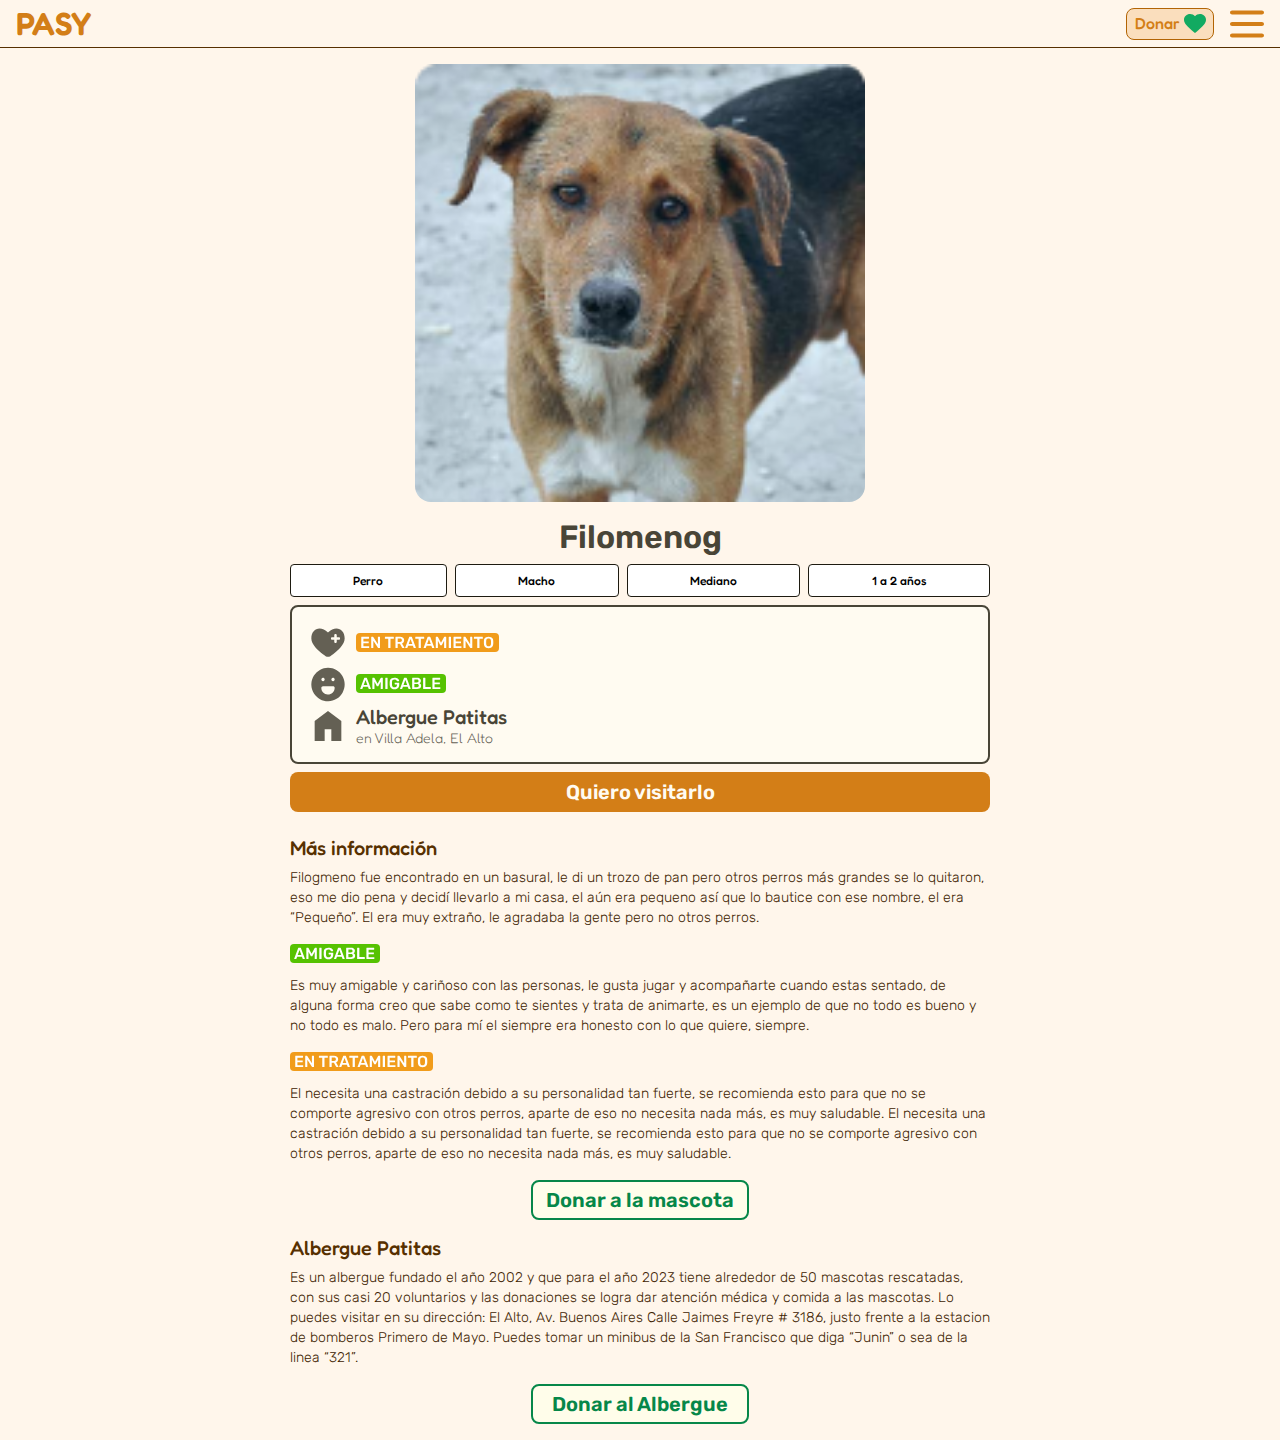
<file: pet-searcher/pet-profile.html>
<!DOCTYPE html>
<html lang="en">

<head>
    <meta charset="UTF-8">
    <meta http-equiv="X-UA-Compatible" content="IE=edge">
    <meta name="viewport" content="width=device-width, initial-scale=1.0">
    <title>Perfil de mascota</title>
    <link rel="stylesheet" href="../css/home-style.css">
    <link rel="preconnect" href="https://fonts.googleapis.com" />
    <link rel="preconnect" href="https://fonts.gstatic.com" crossorigin />
    <link href="https://fonts.googleapis.com/css2?family=Rubik:wght@400;500;600&display=swap" rel="stylesheet"
        rel="preconnect" href="https://fonts.googleapis.com" />
    <link rel="preconnect" href="https://fonts.gstatic.com" crossorigin />
    <link href="https://fonts.googleapis.com/css2?family=Fredoka:wght@300;400;500;600;700&display=swap"
        rel="stylesheet" />
    <script src="../js/pet-profile-script.js" defer></script>
</head>

<body>
    <header>
        <nav class="nav-bar">
            <span class="nav-bar__logo">PASY</span>
            <div class="nav-bar__btns">
                <button class="nav-bar__donate-btn">
                    Donar
                    <img src="../img\green-heart__nav-bar-icon.svg" alt="green heart" />
                </button>
                <img class="nav-bar__menu-icon" src="../img\burguer-menu__nav-bar-icon.svg" alt="burguer menu icon" />
            </div>
        </nav>
    </header>
    <main class="pet-profile-body">
        <section class="pet-profile">
            <article class="pet-profile__carousel">
                <img src="../img/pet-photo__pet-showcase.png" alt="carrusel de fotografias de la mascota">
                <h1>Filomenog</h1>
            </article>

            <article class="results__parameters">
                <div>
                    <span>Perro</span>
                    <span>Macho</span>
                    <span>Mediano</span>
                    <span>1 a 2 años</span>
                </div>
            </article>

            <article class="pet-profile__status-box">
                <div>
                    <img src="../img/health-status__pet-profile.svg" alt="icono de salud">
                    <span><img src="../img/en-tratamiento_health-tag__pet-profile.svg" alt="en tratamiento"></span>
                </div>

                <div>
                    <img src="../img/mood-status__pet-profile.svg" alt="icono de humor">
                    <span><img src="../img/amigable_mood-tag__pet-profile.svg" alt="amigable"></span>
                </div>

                <div>
                    <img src="../img/location-status__pet-profile.svg" alt="icono de casita">
                    <div>
                        <span>Albergue Patitas</span>
                        <span>en Villa Adela, El Alto</span>
                    </div>
                </div>
            </article>
            <div class="results__cta">
                <button>Quiero visitarlo</button>
            </div>
        </section>

        <section class="more-info-pet">
            <h2 class="more-info-pet__title">Más información</h2>
            <p>
                Filogmeno fue encontrado en un basural, le di un trozo de pan pero otros perros más grandes se lo
                quitaron,
                eso me dio pena y decidí llevarlo a mi casa, el aún era pequeno así que lo bautice con ese nombre, el
                era
                “Pequeño”. El era muy extraño, le agradaba la gente pero no otros perros.
            </p>
            <h3 class="more-info-pet__tag"><span><img src="../img/amigable_mood-tag__pet-profile.svg"
                        alt="amigable"></span>
            </h3>
            <p>
                Es muy amigable y cariñoso con las personas, le gusta jugar y acompañarte cuando estas sentado, de
                alguna
                forma creo que sabe como te sientes y trata de animarte, es un ejemplo de que no todo es bueno y no todo
                es
                malo. Pero para mí el siempre era honesto con lo que quiere, siempre.
            </p>

            <h3 class="more-info-pet__tag"><span><img src="../img/en-tratamiento_health-tag__pet-profile.svg"
                        alt="en tratamiento"></span></h3>
            <p>
                El necesita una castración debido a su personalidad tan fuerte, se recomienda esto para que no se
                comporte
                agresivo con otros perros, aparte de eso no necesita nada más, es muy saludable.

                El necesita una castración debido a su personalidad tan fuerte, se recomienda esto para que no se
                comporte
                agresivo con otros perros, aparte de eso no necesita nada más, es muy saludable.
            </p>
            <div>
                <button class="donate-cta" id="donateToPet">Donar a la mascota</button>
            </div>

        </section>

        <section class="shelter-info">
            <h2>Albergue Patitas</h2>
            <p>
                Es un albergue fundado el año 2002 y que para el año 2023 tiene alrededor de 50 mascotas rescatadas, con
                sus
                casi 20 voluntarios y las donaciones se logra dar atención médica y comida a las mascotas.

                Lo puedes visitar en su dirección: El Alto, Av. Buenos Aires Calle Jaimes Freyre # 3186, justo frente a
                la
                estacion de bomberos Primero de Mayo. Puedes tomar un minibus de la San Francisco que diga “Junin” o sea
                de
                la linea “321”.
            </p>
            <div>
                <button class="donate-cta" id="donateToShelter">Donar al Albergue</button>
            </div>
        </section>
    </main>
</body>

</html>
</file>
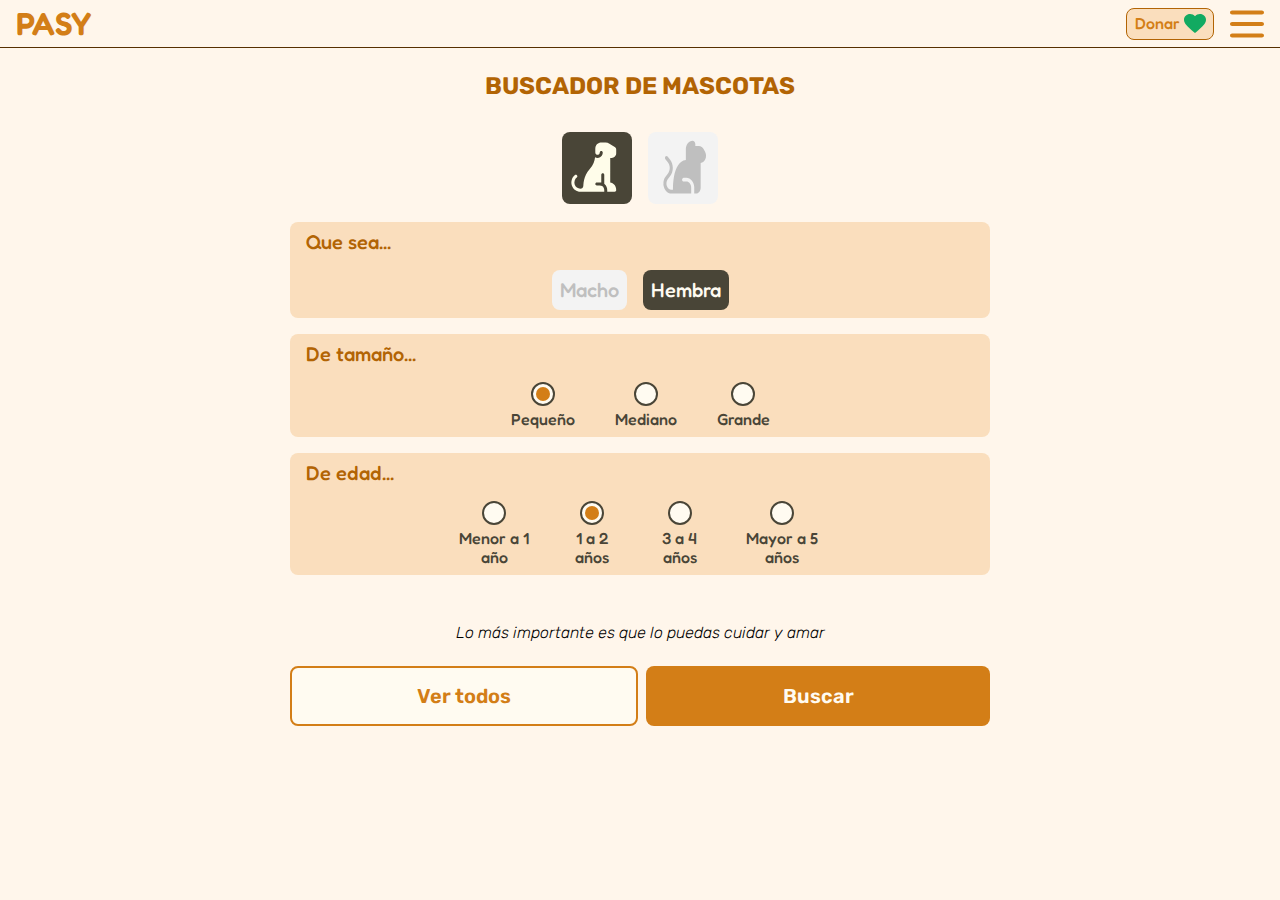
<file: pet-searcher/searcher.html>
<!DOCTYPE html>
<html lang="en">

<head>
    <meta charset="UTF-8">
    <meta http-equiv="X-UA-Compatible" content="IE=edge">
    <meta name="viewport" content="width=device-width, initial-scale=1.0">
    <title>Buscador de mascotas</title>
    <link rel="stylesheet" href="../css/home-style.css">
    <link rel="preconnect" href="https://fonts.googleapis.com" />
    <link rel="preconnect" href="https://fonts.gstatic.com" crossorigin />
    <link href="https://fonts.googleapis.com/css2?family=Rubik:wght@400;500;600&display=swap" rel="stylesheet"
        rel="preconnect" href="https://fonts.googleapis.com" />
    <link rel="preconnect" href="https://fonts.gstatic.com" crossorigin />
    <link href="https://fonts.googleapis.com/css2?family=Fredoka:wght@300;400;500;600;700&display=swap"
        rel="stylesheet" />
    <script src="../js/searcher-script.js" defer></script>
</head>

<body>
    <header>
        <nav class="nav-bar">
            <span class="nav-bar__logo">PASY</span>
            <div class="nav-bar__btns">
                <button class="nav-bar__donate-btn">
                    Donar
                    <img src="../img\green-heart__nav-bar-icon.svg" alt="green heart" />
                </button>
                <img class="nav-bar__menu-icon" src="../img\burguer-menu__nav-bar-icon.svg" alt="burguer menu icon" />
            </div>
        </nav>
    </header>

    <main class="searcher-page__body">
        <section>
            <h1 class="searcher-page__title">Buscador de mascotas</h1>

            <form class="pet-searcher" action="../pet-searcher/result-list.php" method="post">
                <div class="pet-searcher__field" id="specie-container">
                    <legend id="specie-legend">Especie de la mascota</legend>
                    <div id="specie-div">
                        <label for="dog-specie">
                            <input type="radio" id="dog-specie" name="pet-species" value="dog-specie" required checked
                                id="input-pet-searcher" />
                            <span class="dog-specie"></span>
                        </label>

                        <label for="cat-specie">
                            <input type="radio" id="cat-specie" name="pet-species" value="cat-specie"
                                id="input-pet-searcher" required />
                            <span class="cat-specie"></span>
                        </label>
                    </div>
                </div>

                <div class="pet-searcher__field pet-searcher__field--button ">
                    <legend>Que sea...</legend>
                    <div>
                        <label for="male-pet">
                            <input type="radio" value="male-pet" id="male-pet" name="pet-gender">
                            <span class="male-pet">Macho</span>
                        </label>

                        <label for="female-pet">
                            <input type="radio" value="female-pet" id="female-pet" name="pet-gender" checked>
                            <span class="female-pet">Hembra</span>
                        </label>
                    </div>
                </div>

                <div class="pet-searcher__field">
                    <legend>De tamaño...</legend>
                    <div class="check-container">
                        <div>
                            <label class="checkfield" for="small">
                                <input type="radio" id="small" name="pet-size" value="small-size" checked>
                                <span class="checkmark"></span>
                            </label>
                            <span class="check-text">Pequeño</span>
                        </div>

                        <div>
                            <label class="checkfield" for="middle">
                                <input type="radio" id="middle" name="pet-size" value="middle-size">
                                <span class="checkmark"></span>
                            </label>
                            <span class="check-text">Mediano</span>
                        </div>

                        <div>
                            <label class="checkfield" for="large">
                                <input type="radio" id="large" name="pet-size" value="large-size">
                                <span class="checkmark"></span>
                            </label>
                            <span class="check-text">Grande</span>
                        </div>
                    </div>
                </div>


                <div class="pet-searcher__field">
                    <legend>De edad...</legend>
                    <div class="check-container" id="age-field">
                        <div>
                            <label class="checkfield" for="less-1-year">
                                <input type="radio" id="less-1-year" name="pet-age" value="less-1-year">
                                <span class="checkmark"></span>
                            </label>
                            <span class="check-text">Menor a 1 año</span>
                        </div>

                        <div>
                            <label class="checkfield" for="1-2-year">
                                <input type="radio" id="1-2-year" name="pet-age" value="1-2-year" checked>
                                <span class="checkmark"></span>
                            </label>
                            <span class="check-text">1 a 2 años</span>
                        </div>

                        <div>
                            <label class="checkfield" for="3-4-year">
                                <input type="radio" id="3-4-year" name="pet-age" value="3-4-year">
                                <span class="checkmark"></span>
                            </label>
                            <span class="check-text">3 a 4 años</span>
                        </div>

                        <div>
                            <label class="checkfield" for="5-year">
                                <input type="radio" id="5-year" name="pet-age" value="5-year">
                                <span class="checkmark"></span>
                            </label>
                            <span class="check-text">Mayor a 5 años</span>
                        </div>

                    </div>
                </div>

                <p class="emo-phrase">Lo más importante es que lo puedas cuidar y amar</p>
                <div class="btn-div">
                    <button class="search-button search-button--secondary">Ver todos</button>
                    <button class="search-button" type="submit" name="submit">Buscar</button>
                </div>
            </form>
        </section>
    </main>

    </head>
</body>

</html>
</file>
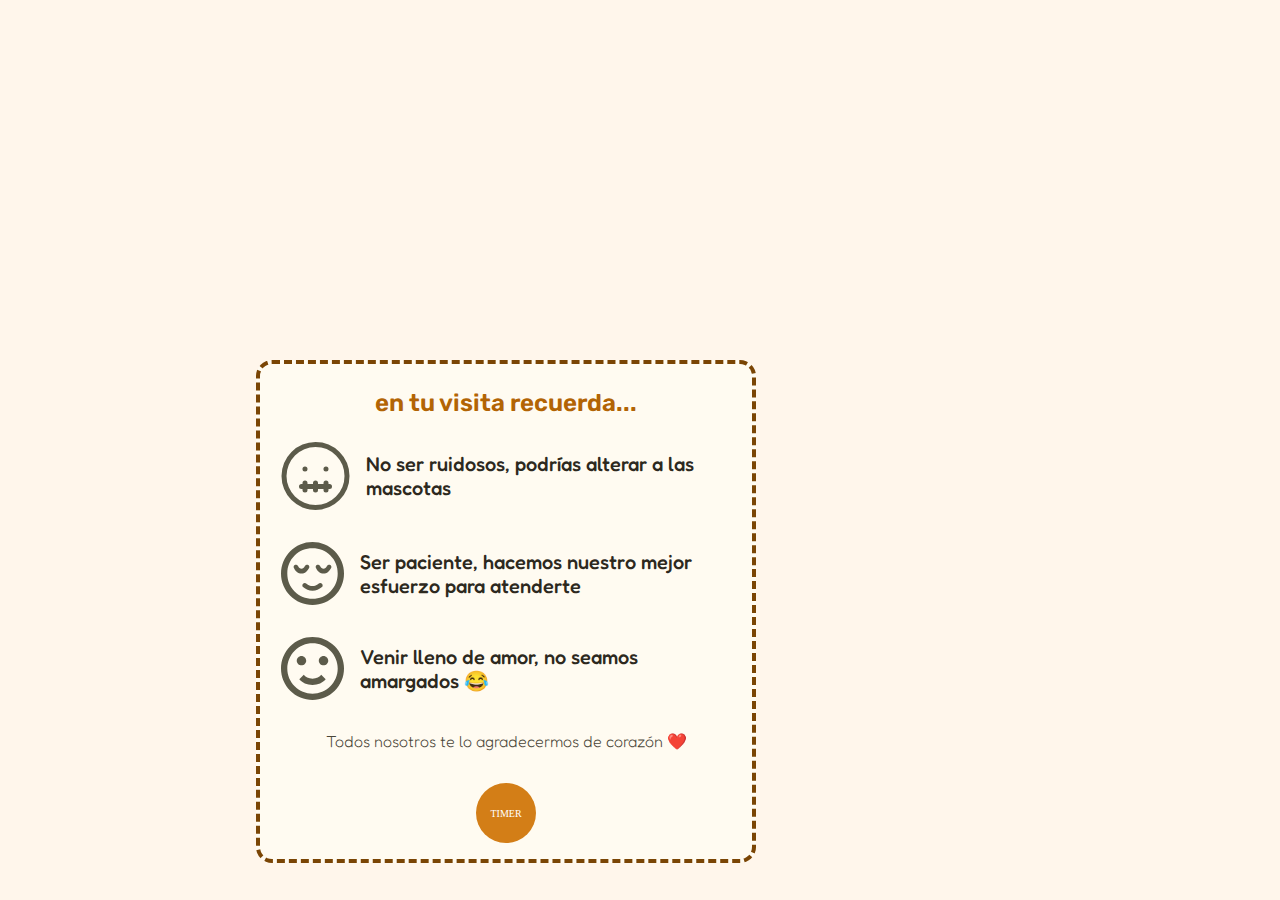
<file: pet-searcher/visit-advices.html>
<!DOCTYPE html>
<html lang="en">

<head>
    <meta charset="UTF-8">
    <meta http-equiv="X-UA-Compatible" content="IE=edge">
    <meta name="viewport" content="width=device-width, initial-scale=1.0">
    <title>Consejos para tu visita</title>
    <link rel="stylesheet" href="../css/home-style.css">
    <link rel="preconnect" href="https://fonts.googleapis.com" />
    <link rel="preconnect" href="https://fonts.gstatic.com" crossorigin />
    <link href="https://fonts.googleapis.com/css2?family=Rubik:wght@400;500;600&display=swap" rel="stylesheet"
        rel="preconnect" href="https://fonts.googleapis.com" />
    <link rel="preconnect" href="https://fonts.gstatic.com" crossorigin />
    <link href="https://fonts.googleapis.com/css2?family=Fredoka:wght@300;400;500;600;700&display=swap"
        rel="stylesheet" />
</head>

<body>

    <script>
        // Wait for 10 seconds and then redirect
        setTimeout(function () {
            window.location.href = "../pet-searcher/visit-thanks.html"; // Replace with the URL of the target page
        }, 5000); // 10000 milliseconds = 10 seconds

    </script>
    <section class="visit-advices">
        <h1 class="visit-advices__title">
            en tu visita recuerda...
        </h1>
        <article class="visit-advices__text">
            <div>
                <img src="../img/emoji-silence__visit-advices.svg" alt="carita silenciosa">
                <p><span>No ser ruidosos,</span> podrías alterar a las mascotas</p>
            </div>
            <div>
                <img src="../img/emoji-calm__visit-advices.svg" alt="carita en paz">
                <p><span>Ser paciente,</span> hacemos nuestro mejor esfuerzo para atenderte</p>
            </div>
            <div>
                <img src="../img/emoji-happy__visit-advices.svg" alt="carita en feliz">
                <p><span>Venir lleno de amor,</span> no seamos amargados 😂</p>
            </div>
        </article>

        <p class="visit-advices__phrase">Todos nosotros te lo agradecermos de corazón ❤️</p>

        <span class="visit-advices__timer"> TIMER</span>
    </section>

</body>

</html>
</file>
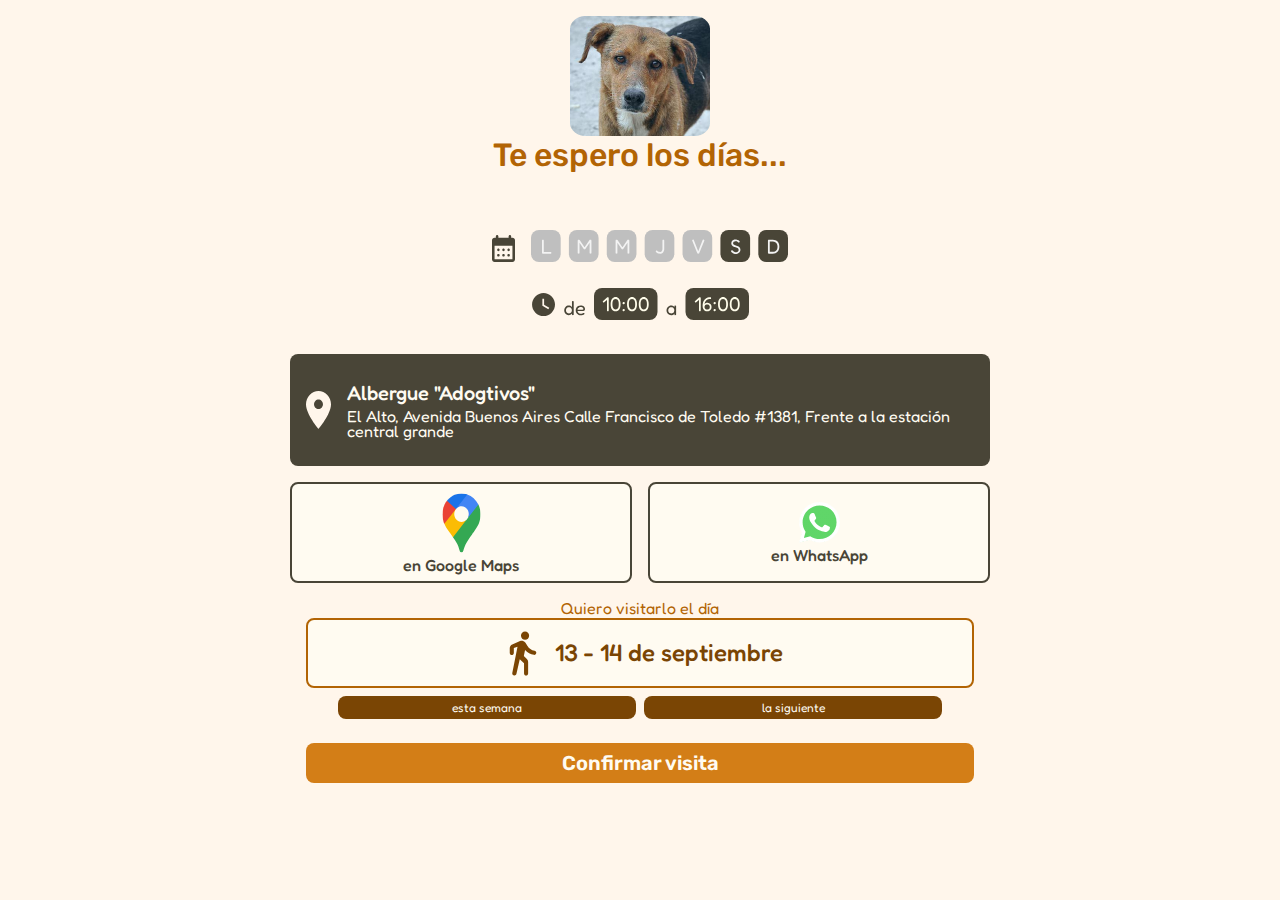
<file: pet-searcher/visit-date.html>
<!DOCTYPE html>
<html lang="en">

<head>
    <meta charset="UTF-8">
    <meta http-equiv="X-UA-Compatible" content="IE=edge">
    <meta name="viewport" content="width=device-width, initial-scale=1.0">
    <title>Programación de visita</title>
    <link rel="stylesheet" href="../css/home-style.css">
    <link rel="preconnect" href="https://fonts.googleapis.com" />
    <link rel="preconnect" href="https://fonts.gstatic.com" crossorigin />
    <link href="https://fonts.googleapis.com/css2?family=Rubik:wght@400;500;600&display=swap" rel="stylesheet"
        rel="preconnect" href="https://fonts.googleapis.com" />
    <link rel="preconnect" href="https://fonts.gstatic.com" crossorigin />
    <link href="https://fonts.googleapis.com/css2?family=Fredoka:wght@300;400;500;600;700&display=swap"
        rel="stylesheet" />
    <script src="../js/visit-date-script.js" defer></script>
</head>

<body>
    <!-- <header>
        <nav class="nav-bar">
            <span class="nav-bar__logo">PASY</span>
            <div class="nav-bar__btns">
                <button class="nav-bar__donate-btn">
                    Donar
                    <img src="../img\green-heart__nav-bar-icon.svg" alt="green heart" />
                </button>
                <img class="nav-bar__menu-icon" src="../img\burguer-menu__nav-bar-icon.svg" alt="burguer menu icon" />
            </div>
        </nav>
    </header> -->

    <main>
        <section class="visit-info-container">
            <article class="visit-info-title">
                <h1>Programación de visita</h1>

                <img src="../img/pet-thumb__visit-date.png" alt="mascota a ser visitada">
                <p>Te espero los días...</p>
            </article>
            <article class="available-dates">
                <div class="available-dates__week">

                    <img src="../img/days-free__visit-date.svg" alt="dias disponibles">
                </div>
                <div class="available-dates__clock">
                    <img src="../img/free-clock__visit-date.svg" alt="clock icon">
                </div>
            </article>

            <article class="shelter-location">
                <div class="shelter-location__address">
                    <img src="../img/gps-icon__visit-date.svg" alt="gps icon">
                    <div>
                        <p>Albergue "Adogtivos"</p>
                        <p>
                            El Alto, Avenida Buenos Aires
                            Calle Francisco de Toledo #1381, Frente a la estación central grande
                        </p>
                    </div>
                </div>

                <div class="shelter-location__links">
                    <div id="googleMapsBtn">
                        <img src="../img/google-maps-icon__visit-date.svg" alt="google maps icon">
                        <span>en Google Maps</span>
                    </div>
                    <div id="whatsAppBtn">
                        <img src="../img/wp-icon__visit-date.svg" alt="google maps icon">
                        <span>en WhatsApp</span>
                    </div>
                </div>
            </article>
        </section>

        <section class="go-visit">
            <p>Quiero visitarlo el día</p>
            <div class="go-visit__date">
                <img src="../img/walking-visit__visit-date.svg" alt="person icon">
                <p>13 - 14 de septiembre</p>
            </div>
            <div class="go-visit__btns">
                <button>esta semana</button>
                <button>la siguiente</button>
            </div>
            <div class="results__cta">
                <button id="confirmVisit">Confirmar visita</button>
            </div>
        </section>

    </main>

</body>

</html>
</file>
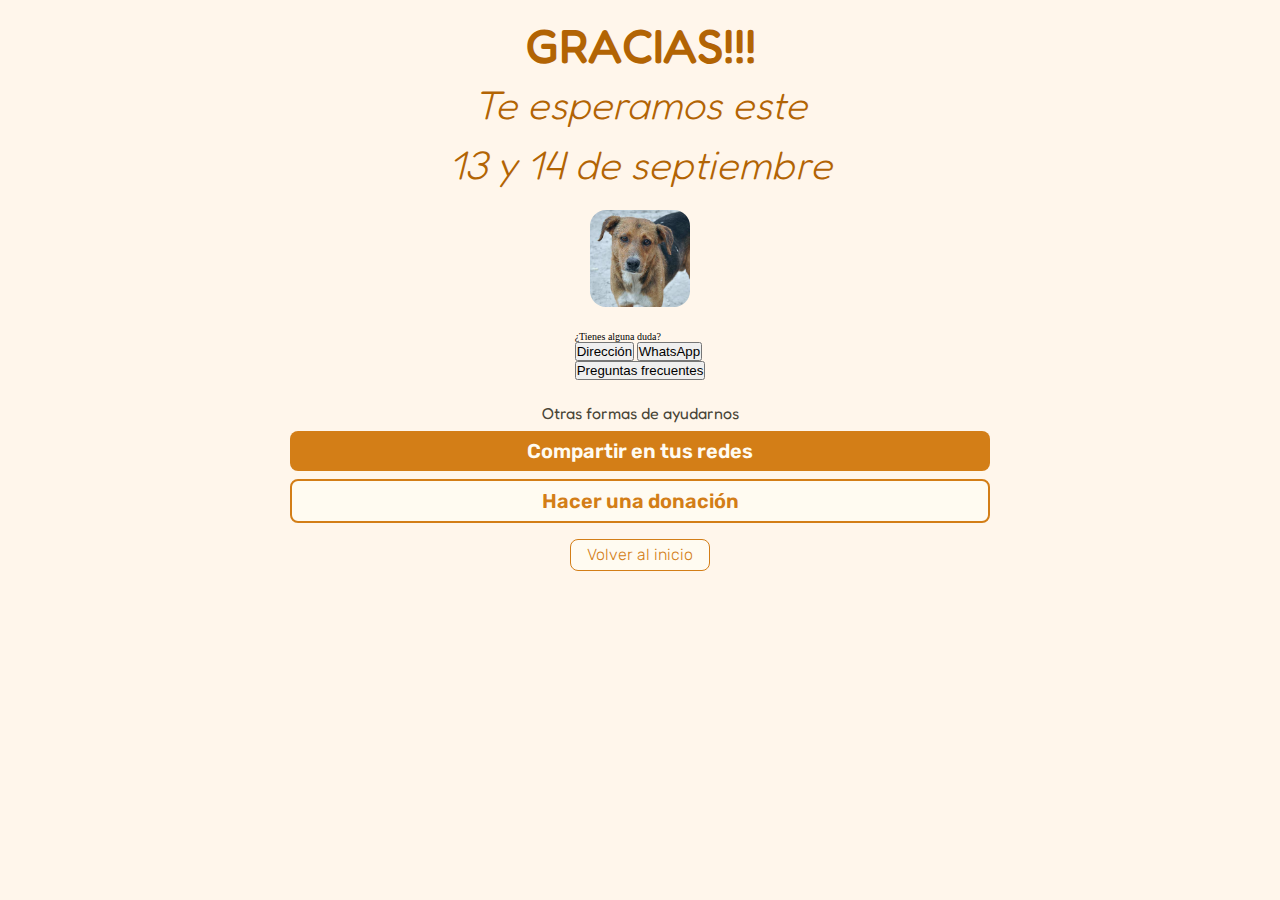
<file: pet-searcher/visit-thanks.html>
<!DOCTYPE html>
<html lang="en">

<head>
    <meta charset="UTF-8">
    <meta http-equiv="X-UA-Compatible" content="IE=edge">
    <meta name="viewport" content="width=device-width, initial-scale=1.0">
    <title>Gracias por confirmar tu visita</title>
    <link rel="stylesheet" href="../css/home-style.css">
    <link rel="preconnect" href="https://fonts.googleapis.com" />
    <link rel="preconnect" href="https://fonts.gstatic.com" crossorigin />
    <link href="https://fonts.googleapis.com/css2?family=Rubik:wght@400;500;600&display=swap" rel="stylesheet"
        rel="preconnect" href="https://fonts.googleapis.com" />
    <link rel="preconnect" href="https://fonts.gstatic.com" crossorigin />
    <link href="https://fonts.googleapis.com/css2?family=Fredoka:wght@300;400;500;600;700&display=swap"
        rel="stylesheet" />
    <script src="../js/visit-thanks.js" defer></script>
</head>

<body>
    <section class="visit-thanks-container">
        <article class="thanks">
            <h1>GRACIAS!!!</h1>
            <p>Te esperamos este <span> <br> 13 y 14 de septiembre</span></p>
            <img src="../img/pet-photo__pet-showcase.png" alt="mascota posando">
        </article>

        <article class="doubts-thanks">
            <span>¿Tienes alguna duda?</span>
            <div>
                <button>Dirección</button>
                <button>WhatsApp</button>
            </div>
            <button>Preguntas frecuentes</button>
        </article>

        <article class="results__cta">
            <span id="thanks-btn-phrase">Otras formas de ayudarnos</span>
            <button>Compartir en tus redes</button>
            <button class="results__cta--secondary">Hacer una donación</button>
            <button class="results__cta--secondary" id="visitThanksHome">Volver al inicio</button>
        </article>

    </section>
</body>

</html>
</file>
<file: css/home-style.css>
:root {
  /* fonts */
  --titles-font: "Rubik", sans-serif;
  --texts-font: "Fredoka", sans-serif;
  /* colors */
  /* brand color */
  --background: #fff6eb;
  --white: #fffbf1;
  --brand-color-200: #fadebd;
  --brand-color-500: #d37e17;
  --brand-color-600: #b26404;
  --brand-color-700: #7a4504;
  --brand-color-800: #573000;
  --brand-color-900: #3d2200;
  /* secondary color */
  --sec-color-600: #12aa61;
  --sec-color-700: #068749;
  /* greys */
  --grey-color-400: #646054;
  --grey-color-500: #494537;
  --grey-color-600: #2d291e;

  /* effects */
  --shadow-1: 2px 4px 6px #222221de;
}

* {
  margin: 0;
  padding: 0;
  box-sizing: border-box;
}

html {
  font-size: 62.5%;
  background-color: var(--background);
}

/* navigation bar */
header {
  width: 100%;
  height: 4.8rem;
  padding: 4px 16px;
  border-bottom: solid 0.05rem var(--brand-color-800);
}

.nav-bar {
  display: flex;
  justify-content: space-between;
  align-items: center;
}

.nav-bar__logo {
  display: inline-block;
  font-family: var(--texts-font);
  font-style: normal;
  font-weight: 600;
  font-size: 3.2rem;
  line-height: 3.9rem;
  color: var(--brand-color-500);
}

.nav-bar__btns {
  display: flex;
  gap: 16px;
}

.nav-bar__donate-btn {
  display: flex;
  flex-direction: row;
  justify-content: center;
  align-items: center;
  padding: 0px 8px;
  gap: 4px;
  width: 88px;
  height: 32px;
  background: var(--brand-color-200);
  border: 1px solid var(--brand-color-600);
  border-radius: 8px;

  font-family: var(--texts-font);
  font-style: normal;
  font-weight: 500;
  font-size: 1.6rem;
  line-height: 19px;
  color: var(--brand-color-500);
}

.nav-bar__donate-btn:hover,
.nav-bar__logo:hover,
.nav-bar__menu-icon:hover {
  cursor: pointer;
}

/* hero section */
main .hero {
  background-image: url("../img/dog-photo__hero-section.png");
  background-size: cover;
  background-position: top;
  object-fit: cover;
  width: 100%;
  min-height: 520px;

  display: flex;
  flex-direction: column;
  justify-content: flex-end;
  align-items: center;
  padding: 40px 16px;
  gap: 8px;
}

.hero__title {
  margin-bottom: 8px;

  font-family: "Fredoka";
  font-style: normal;
  font-weight: 500;
  font-size: 32px;
  line-height: 39px;
  text-align: center;
  color: var(--background);
  text-shadow: var(--shadow-1);
}

.hero__cta {
  display: flex;
  gap: 8px;
  padding: 8px 16px;
  border-radius: 8px;
  border: none;
  justify-items: center;
  align-items: center;
  background-color: var(--brand-color-500);
  color: var(--background);
  font-family: var(--titles-font);
  font-style: normal;
  font-weight: 600;
  font-size: 2rem;
  line-height: 24px;
  box-shadow: var(--shadow-1);
}

.hero__cta:hover {
  cursor: pointer;
}

.hero__cta-support {
  font-family: "Fredoka";
  font-style: normal;
  font-weight: 400;
  font-size: 16px;
  line-height: 19px;
  color: #fff6eb;
}

/* Info section in home page*/

.info-panel {
  width: 100%;
  padding: 0 32px;
  padding-top: 24px;
  background-image: url(../img/paws-background__info-panel.svg);
  background-size: cover;
  object-fit: cover;
  min-height: 567px;
  border-radius: 0 0 20px 20px;
}

.info-panel__container {
  max-width: 700px;
  margin: 0 auto;
}

.info-panel__title {
  font-family: var(--titles-font);
  font-style: normal;
  font-weight: 600;
  font-size: 3.2rem;
  line-height: 38px;
  display: flex;
  align-items: center;
  justify-content: center;
  color: var(--background);
  text-shadow: var(--shadow-1);
}

.info-panel__how-adopt {
  width: 100%;
  display: flex;
  flex-direction: column;
  justify-content: center;
  align-items: center;
  padding: 16px 8px;
  gap: 8px;
  background: var(--white);
  border-radius: 8px;
  box-shadow: var(--shadow-1);
  margin-top: 16px;
}

.info-panel__how-adopt p {
  font-family: var(--titles-font);
  font-style: normal;
  font-weight: 500;
  font-size: 2.4rem;
  line-height: 29px;

  display: flex;
  align-items: center;
  text-align: center;

  color: var(--brand-color-600);
}

.info-panel__two-columns {
  display: flex;
  width: 100%;
  gap: 16px;
}

.info-panel__column {
  display: flex;
  flex-direction: column;
  justify-content: center;
  align-items: center;
  padding: 16px 8px;
  gap: 8px;
  background: var(--white);
  border-radius: 8px;
  box-shadow: var(--shadow-1);
  margin-top: 16px;
  flex: 1;
}

.info-panel__column p {
  font-family: var(--titles-font);
  font-style: normal;
  font-weight: 500;
  font-size: 1.6rem;
  line-height: 19px;

  display: flex;
  align-items: center;
  text-align: center;

  color: var(--brand-color-600);
}

.info-panel__facts {
  display: flex;
  flex-direction: row;
  justify-content: center;
  align-items: center;
  padding: 16px;
  gap: 8px;
  margin-top: 16px;

  background: var(--brand-color-200);
  border-radius: 8px;
}

.info-panel__facts p {
  font-family: var(--titles-font);
  font-style: normal;
  font-weight: 400;
  font-size: 1.4rem;
  line-height: 17px;
  display: flex;
  align-items: center;

  color: var(--brand-color-700);
}

/* Donation options in home page */

.help-options {
  width: 100%;
  max-width: 700px;
  margin: 0 auto;
  padding: 0 16px;
  padding-top: 24px;
}

.help-options__title {
  font-family: var(--titles-font);
  font-style: normal;
  font-weight: 600;
  font-size: 2.4rem;
  line-height: 28px;
  display: flex;
  align-items: flex-end;
  color: var(--sec-color-600);
  margin-bottom: 16px;
}

.help-options__option {
  display: flex;
  align-items: center;
  padding: 8px 16px;
  gap: 16px;

  background: var(--sec-color-600);
  box-shadow: var(--shadow-1);
  border-radius: 8px;
  margin-bottom: 16px;
}

.help-options__option p {
  font-family: "Rubik";
  font-style: normal;
  font-weight: 600;
  font-size: 24px;
  line-height: 28px;
  display: flex;
  align-items: center;

  color: var(--white);
}

.help-options__option--secondary,
.help-options__option--secondary p {
  background-color: #b0f8d6;
  color: var(--sec-color-700);
}

/* Pets showcase (near to you) in home page*/

.pets-showcase {
  width: 100%;
  max-width: 700px;
  margin: 0 auto;
  padding: 24px 16px;
}

.pets-showcase__title {
  font-family: var(--titles-font);
  font-style: normal;
  font-weight: 600;
  font-size: 2.4rem;
  line-height: 28px;
  display: flex;
  align-items: flex-end;
  color: var(--brand-color-700);
}

.pets-showcase__grid {
  margin-top: 16px;
  display: grid;
  grid-template-columns: repeat(2, 1fr);
  gap: 16px;
  justify-content: center;
}

.pets-showcase__card {
  background-color: var(--brand-color-700);
  border-radius: 8px;
  text-align: center;
  padding-bottom: 4px;
}

.pets-showcase__card img {
  width: 100%;
}

.pets-showcase__card p {
  font-family: var(--titles-font);
  font-style: normal;
  font-weight: 500;
  font-size: 2rem;
  line-height: 24px;
  color: var(--white);
  text-align: center;
  margin: 0 16px;
  margin-top: 4px;
}

.pets-showcase__card span {
  font-family: var(--titles-font);
  font-style: normal;
  font-weight: 300;
  font-size: 1.2rem;
  line-height: 14px;
  text-align: center;
  color: #faf7dc;
}

/* doubts panel in home page*/

.doubts-panel {
  width: 100%;
  max-width: 700px;
  margin: 0 auto;
  padding: 0 16px;
  gap: 8px;
}

.doubts-panel__title {
  font-family: var(--titles-font);
  font-style: normal;
  font-weight: 600;
  font-size: 2.4rem;
  line-height: 28px;
  display: flex;
  align-items: flex-end;
  color: var(--brand-color-700);
  margin-bottom: 16px;
}

.doubts-panel__option {
  display: flex;
  align-items: center;
  padding: 8px 16px;
  gap: 16px;

  background: #fadebd;
  border-radius: 8px;

  margin-bottom: 8px;
}

.doubts-panel__option p {
  font-family: var(--titles-font);
  font-style: normal;
  font-weight: 500;
  font-size: 1.6rem;
  line-height: 19px;
  display: flex;
  align-items: center;

  color: var(--brand-color-700);
}

/* Footer */
.footer {
  width: 100%;
  background-color: var(--brand-color-700);
  min-height: 48px;
  margin-top: 16px;
  padding: 8px 16px;
  display: flex;
  align-items: center;
  justify-content: space-between;
}

.footer__creator-sign {
  display: flex;
  flex-direction: column;
}

.footer__creator-sign img {
  max-width: 30px;
  margin-bottom: 4px;
}

.footer__creator-sign span {
  font-family: var(--titles-font);
  font-style: italic;
  font-weight: 400;
  font-size: 10px;
  line-height: 7px;
  color: var(--background);
}

.footer__social-media {
  display: flex;
  gap: 8px;
}

.footer__social-media img {
  width: 36px;
}

/* Style for searcher.html ________________ */

.searcher-page__body {
  padding: 24px 16px;
  font-family: var(--texts-font);
  background-color: var(--background);
}
.pet-searcher {
  display: flex;
  flex-direction: column;
  max-width: 700px;
  margin: 0 auto;
}

section .searcher-page__title {
  font-family: var(--titles-font);
  font-style: normal;
  font-weight: 700;
  font-size: 2.4rem;
  line-height: 28px;
  display: flex;
  align-items: center;
  text-align: center;
  text-transform: uppercase;
  justify-content: center;
  margin-bottom: 24px;
  color: var(--brand-color-600);
}

#specie-container {
  width: 100%;
  display: flex;
  justify-content: center;
  align-items: center;
  background-color: var(--background);
}

#specie-legend {
  display: none;
}
#specie-container {
  margin-bottom: 8px;
}

#specie-container input {
  display: none;
}

#specie-div {
  display: flex;
  justify-content: center;
  width: 50%;
  gap: 16px;
}

.cat-specie {
  display: inline-block;
  width: 70px;
  height: 72px;
  background-image: url(../img/cat-specie.svg);
  background-size: cover;
}

.dog-specie {
  display: inline-block;
  width: 70px;
  height: 72px;
  background-image: url(../img/dog-specie.svg);
  background-size: cover;
}

#dog-specie:checked ~ .dog-specie {
  background-image: url(../img/dog-specie-posi.svg);
}

#cat-specie:checked ~ .cat-specie {
  background-image: url(../img/cat-specie-posi.svg);
}

.pet-searcher__field {
  background-color: var(--brand-color-200);
  border-radius: 8px;
  display: flex;
  flex-direction: column;
  margin-bottom: 16px;
  padding: 8px 16px;
  gap: 16px;
}

.pet-searcher__field legend {
  font-family: var(--texts-font);
  font-style: normal;
  font-weight: 500;
  font-size: 2rem;
  line-height: 24px;

  color: var(--brand-color-600);
}

.pet-searcher__field--button div {
  display: flex;
  align-items: center;
  justify-content: center;
  gap: 16px;
}

.pet-searcher__field--button div input {
  display: none;
}

.pet-searcher__field--button div span {
  display: inline-block;
  background-color: #f3f3f3;
  color: #bfbfbf;
  border-radius: 8px;
  padding: 8px;

  font-family: var(--texts-font);
  font-style: normal;
  font-weight: 500;
  font-size: 2rem;
  line-height: 24px;
}

#male-pet:checked ~ .male-pet,
#female-pet:checked ~ .female-pet {
  background-color: var(--grey-color-500);
  color: var(--white);
}
/* checkmarks and check fields */
.pet-searcher__field div .checkfield {
  display: flex;
  flex-direction: row;
  width: 24px;
  height: 24px;
  border-radius: 50%;
  border: 2px solid var(--grey-color-500);
  background-color: var(--white);
  align-items: center;
  justify-content: center;
}

.check-container {
  display: flex;
  flex-direction: row;
  justify-content: space-between;
  max-width: 370px;
  gap: 40px;
  align-self: center;
}

.check-container div {
  display: inline-flex;
  flex-direction: column;
  text-align: center;
  align-items: center;
  justify-content: top;
}

.check-container div .check-text {
  display: inline-block;
  margin-top: 4px;

  font-family: var(--texts-font);
  font-style: normal;
  font-weight: 500;
  font-size: 1.6rem;
  line-height: 19px;
  color: var(--grey-color-500);
}

.checkfield input {
  display: none;
}

.checkfield .checkmark {
  width: calc(100% - 6px);
  height: calc(100% - 6px);
  background-color: var(--brand-color-500);
  border-radius: 50%;
  display: none;
  align-items: center;
  justify-content: center;
}

.checkfield input:checked + .checkmark {
  display: flex;
  align-items: center;
  justify-content: center;
}

/* special gap for age field */
#age-field {
  gap: 32px;
}

/* buttons and final phrase */

.emo-phrase {
  font-family: var(--titles-font);
  font-style: italic;
  font-weight: 300;
  font-size: 1.6rem;
  line-height: 19px;
  display: flex;
  align-items: center;
  text-align: center;
  justify-content: center;
  padding: 0 16px;
  margin-top: 32px;
  margin-bottom: 24px;
}

.btn-div {
  width: 100%;
  display: flex;
  justify-content: center;
  gap: 8px;
}

.search-button {
  display: flex;
  justify-content: center;
  align-items: center;
  padding: 16px;

  background: var(--brand-color-500);
  border-radius: 8px;

  font-family: var(--titles-font);
  font-style: normal;
  font-weight: 600;
  font-size: 2rem;
  line-height: 24px;
  flex: 1;

  color: var(--white);

  border: none;
}

/* here there is a problem because is including the border in one button, it cause that the buttons dont have the same size */
.search-button--secondary {
  background: var(--white);
  border: 2px solid var(--brand-color-500);
  border-radius: 8px;
  color: var(--brand-color-500);
  box-sizing: border-box;
}

/* Style for: location-results.html ________________ */

/* results main element */
.results {
  padding: 16px;
}
/* results title */
.results__title {
  font-family: var(--titles-font);
  text-align: center;
  font-size: 3.2rem;
  font-weight: 600;
  color: var(--brand-color-600);
  margin-bottom: 16px;
}

/* results parameters of search resume */
.results__parameters {
  width: 100%;
  max-width: 700px;
  display: flex;
  margin: 0 auto;
  flex-direction: column;
  font-family: var(--texts-font);
  align-items: center;
  justify-content: center;
}

.results__parameters > span {
  color: #1e1b11;
  font-family: Fredoka;
  font-size: 1.2rem;
  font-weight: 300;
  line-height: 15px;
  text-align: left;
  align-self: flex-start;
  margin-bottom: 4px;
}

.results__parameters div {
  display: flex;
  gap: 8px;
  width: 100%;
  margin-bottom: 8px;
}

.results__parameters div span {
  display: flex;
  padding: 8px 4px;
  border: 1px solid #1e1b11;
  background-color: white;
  border-radius: 4px;

  font-size: 1.2rem;
  font-weight: 500;
  line-height: 15px;
  text-align: center;
  flex-grow: 1;
  justify-content: center;
}

/* results map with pets near */

.results {
  display: flex;
  flex-direction: column;
  align-content: center;
}

.results__map {
  display: flex;
  justify-content: center;
  width: 100%;
}

.results__map img {
  width: 100%;
  max-width: 700px;
  object-fit: cover;
  border-radius: 8px;
  margin-bottom: 24px;
}

/* results buttons */

.results__cta {
  display: flex;
  flex-direction: column;
  gap: 8px;
  align-content: center;
  justify-content: center;
  width: 100%;
  max-width: 700px;
  margin: 0 auto;
  align-self: center;
}

.results__cta button {
  border: none;
  display: flex;
  flex-direction: row;
  justify-content: center;
  align-items: center;
  padding: 8px;

  background: var(--brand-color-500);
  border-radius: 8px;

  font-family: var(--titles-font);
  font-style: normal;
  font-weight: 600;
  font-size: 2rem;
  line-height: 24px;

  color: var(--white);
}

.results__cta .results__cta--secondary {
  background-color: var(--white);
  border: 2px solid var(--brand-color-500);
  color: var(--brand-color-500);
}

/* Style for: result-list.html ________________ */

.results-list {
  display: flex;
  flex-direction: column;
  padding: 16px;
}

.pet-list {
  width: 100%;
  max-width: 700px;
  margin: 32px auto;
}

.pet-list__item {
  display: flex;
  justify-content: space-between;
  margin-bottom: 16px;
  align-items: center;
  background-color: var(--white);
  border-radius: 8px;
}

.pet-list__form {
  width: 100%;
  max-width: 700px;
  margin: 0 auto;
  padding: 4px 4px;
  display: flex;
  justify-content: space-between;
  align-items: center;
}

.pet-list__item div {
  display: flex;
}

.pet-list__thumbnail {
  max-width: 80px;
  border-radius: 8px;
}

.pet-list__item div div {
  margin-left: 16px;
  display: flex;
  flex-direction: column;
  justify-content: center;
  align-items: start;
}

.pet-list__item div div p {
  /* width: 155px;
  height: 32px; */

  font-family: var(--texts-font);
  font-style: normal;
  font-weight: 500;
  font-size: 2.4rem;
  line-height: 29px;
  display: flex;
  align-items: center;
  color: var(--grey-color-500);
}

.pet-list__item div div span {
  font-family: "Fredoka";
  font-style: normal;
  font-weight: 400;
  font-size: 12px;
  line-height: 15px;
  display: flex;
  align-items: center;

  color: var(--grey-color-400);
}

.pet-list__input {
  display: none;
}

.pet-list__item button {
  display: flex;
  justify-content: center;
  align-items: center;
  padding: 4px 8px;
  height: 40px;
  min-width: 80px;
  width: 20%;
  border: none;

  background: var(--grey-color-500);
  border-radius: 8px;

  font-family: "Fredoka";
  font-style: normal;
  font-weight: 500;
  font-size: 1.6rem;
  line-height: 19px;
  align-items: center;
  text-align: center;

  color: var(--white);
}

/* Style for: pet-profile.html ________________*/

.pet-profile-body {
  padding: 16px;
}

.pet-profile__carousel {
  display: flex;
  flex-direction: column;
  justify-content: center;
  align-items: center;
  width: 100%;
  max-width: 700px;
  margin: 0 auto;
}

.pet-profile__carousel img {
  width: 100%;
  max-width: 450px;
  margin: 0 auto;
  border-radius: 16px;
  margin-bottom: 16px;
}

.pet-profile__carousel h1 {
  font-family: var(--titles-font);
  font-style: normal;
  font-weight: 600;
  font-size: 3.2rem;
  line-height: 38px;
  display: flex;
  align-items: center;
  text-align: center;

  color: var(--grey-color-500);
  margin-bottom: 8px;
}

.pet-profile__status-box {
  margin-top: 8px;
  border: solid 2px var(--grey-color-500);
  background-color: var(--white);
  border-radius: 8px;
  padding: 16px;
  max-width: 700px;
  width: 100%;
  margin: 0 auto;

  display: flex;
  flex-direction: column;
  justify-content: center;
  align-items: flex-start;
  margin-bottom: 8px;
}

.pet-profile__status-box div {
  display: flex;
  align-items: center;
  gap: 8px;
}

.pet-profile__health-tag {
  text-transform: uppercase;
  font-size: 1.6rem;
  font-family: var(--titles-font);
  font-weight: 500;
  color: var(--white);
  background-color: #12aa61;
  padding: 0 4px;
  border-radius: 4px;
}

span.pet-profile__health-tag[health-pet-tag="healthy"] {
  background-color: #6aaf04;
}

span.pet-profile__health-tag[health-pet-tag="sick"] {
  background-color: #f1421b;
}

span.pet-profile__health-tag[health-pet-tag="treatment"] {
  background-color: #f19c1b;
}

.pet-profile__mood-tag {
  text-transform: uppercase;
  font-size: 1.6rem;
  font-family: var(--titles-font);
  font-weight: 500;
  color: var(--white);
  background-color: #12aa61;
  padding: 0 4px;
  border-radius: 4px;
}

span.pet-profile__mood-tag[mood-pet-tag="friendly"] {
  background-color: #56c201;
}

span.pet-profile__mood-tag[mood-pet-tag="shy"] {
  background-color: #6f42f0;
}

span.pet-profile__mood-tag[mood-pet-tag="playful"] {
  background-color: #ff7700;
}

span.pet-profile__mood-tag[mood-pet-tag="calm"] {
  background-color: #546f96;
}

span.pet-profile__mood-tag[mood-pet-tag="independent"] {
  background-color: #824c2d;
}

span.pet-profile__mood-tag[mood-pet-tag="warning"] {
  background-color: black;
}

.pet-profile__status-box div div {
  display: flex;
  flex-direction: column;
  gap: 0;
  align-items: start;
}

.pet-profile__status-box div div span:nth-child(1) {
  font-family: var(--texts-font);
  font-style: normal;
  font-weight: 500;
  font-size: 2rem;
  color: var(--grey-color-500);
}

.pet-profile__status-box div div span:nth-child(2) {
  font-family: var(--texts-font);
  font-style: normal;
  font-weight: 300;
  font-size: 1.4rem;
  color: var(--grey-color-400);
}

.pet-profile__input {
  display: none;
}

.more-info-pet {
  margin-top: 24px;
  font-family: var(--titles-font);
  font-style: normal;
  font-weight: 300;
  font-size: 1.4rem;
  line-height: 20px;
  color: var(--brand-color-900);

  max-width: 700px;
  width: 100%;
  margin: 0 auto;
  margin-top: 24px;
}

.more-info-pet p {
  margin-bottom: 16px;
}
.more-info-pet__title,
.more-info-pet__tag {
  font-family: "Fredoka";
  font-style: normal;
  font-weight: 500;
  font-size: 20px;
  line-height: 24px;
  color: var(--brand-color-800);
  margin-bottom: 8px;
}

.donate-cta {
  display: flex;
  flex-direction: row;
  justify-content: center;
  align-items: center;
  padding: 8px;

  width: 218px;
  height: 40px;

  background: #fffdea;
  border: 2px solid #068749;
  border-radius: 8px;

  font-family: "Rubik";
  font-style: normal;
  font-weight: 600;
  font-size: 20px;
  line-height: 24px;

  color: #068749;
}

div:has(.donate-cta) {
  display: flex;
  justify-content: center;
}

.shelter-info {
  max-width: 700px;
  width: 100%;
  margin: 0 auto;

  margin-top: 16px;
  font-family: var(--titles-font);
  font-style: normal;
  font-weight: 300;
  font-size: 1.4rem;
  line-height: 20px;
  color: var(--brand-color-900);
}

.shelter-info h2 {
  font-family: "Fredoka";
  font-style: normal;
  font-weight: 500;
  font-size: 2rem;
  line-height: 24px;
  color: var(--brand-color-800);
  margin-bottom: 8px;
}

.shelter-info p {
  margin-bottom: 16px;
}

/* Style for visit-date.html ________________ */

.visit-info-container {
  display: flex;
  flex-direction: column;
  padding: 16px 16px;
  align-content: center;
}

.visit-info-title {
  display: flex;
  flex-direction: column;
}
.visit-info-title h1 {
  display: none;
}

.visit-info-title p {
  font-family: var(--titles-font);
  font-style: normal;
  font-weight: 500;
  font-size: 3.2rem;
  line-height: 38px;
  display: flex;
  align-items: center;
  text-align: center;
  align-self: center;
  color: var(--brand-color-600);
  margin-bottom: 24px;
}
.visit-info-title img {
  align-self: center;
  width: 140px;
  margin: 0 auto;
}

.available-dates {
  margin: 32px auto 32px auto;
  display: flex;
  flex-direction: column;
  align-items: center;
  gap: 24px;
}

.shelter-location {
  display: flex;
  flex-direction: column;
  width: 100%;
  max-width: 700px;
  margin: 0 auto;

  align-items: center;
}

.shelter-location__address {
  display: flex;
  background-color: var(--grey-color-500);
  border-radius: 8px;
  padding: 8px 16px;
  gap: 16px;
  width: 100%;
  min-height: 112px;
  align-items: center;
}

.shelter-location__address div p:nth-child(1) {
  font-family: var(--texts-font);
  font-style: normal;
  font-weight: 500;
  font-size: 2rem;
  line-height: 24px;

  color: var(--white);
}

.shelter-location__address div p:nth-child(2) {
  font-family: var(--texts-font);
  font-size: 2rem;
  line-height: 24px;
  color: var(--white);
  font-weight: 400;
  font-size: 1.6rem;
  line-height: 15px;
  margin-top: 4px;
}

.shelter-location__promo {
  font-family: "Fredoka";
  font-style: normal;
  font-weight: 500;
  font-size: 20px;
  line-height: 24px;
  display: flex;
  align-self: flex-start;
  color: var(--grey-color-600);
  margin-top: 16px;
}

.shelter-location .shelter-location__links {
  display: flex;
  gap: 16px;
  width: 100%;
}

.shelter-location .shelter-location__links div {
  margin-top: 16px;
  display: flex;
  flex-direction: column;
  border: 2px solid var(--grey-color-500);
  border-radius: 8px;
  padding: 8px 4px;
  flex: 1;
  align-items: center;
  background-color: var(--white);
  justify-content: center;
  gap: 4px;
}

.shelter-location .shelter-location__links img {
  min-width: 41px;
}

.shelter-location .shelter-location__links span {
  font-family: var(--texts-font);
  font-style: normal;
  font-weight: 500;
  font-size: 1.6rem;
  line-height: 15px;
  color: var(--grey-color-500);
  text-align: center;
}

.go-visit {
  display: flex;
  width: 100%;
  max-width: 700px;
  margin: 0 auto;
  flex-direction: column;
  align-items: center;
  padding: 0 16px;
  padding-bottom: 16px;
}

.go-visit > p {
  font-family: var(--texts-font);
  font-style: normal;
  font-weight: 400;
  font-size: 1.6rem;
  line-height: 19px;
  display: flex;
  align-items: flex-end;
  text-align: center;
  color: var(--brand-color-600);
}

.go-visit__date {
  border: solid 2px var(--brand-color-600);
  border-radius: 8px;
  width: 100%;
  background-color: var(--white);
  display: flex;
  align-items: center;
  justify-content: center;
  gap: 8px;
  padding: 8px;
}

.go-visit__date p {
  font-family: var(--texts-font);
  font-style: normal;
  font-weight: 500;
  font-size: 2.4rem;
  line-height: 29px;
  display: flex;
  align-items: center;
  text-align: center;
  color: var(--brand-color-700);
}

.go-visit__btns {
  padding: 8px 32px;
  padding-bottom: 24px;
  width: 100%;
  display: flex;
  gap: 8px;
}

.go-visit__btns button {
  flex: 1;
  background-color: var(--brand-color-700);
  color: var(--white);
  border-radius: 8px;
  border: none;
  padding: 4px;

  font-family: var(--texts-font);
  font-style: normal;
  font-weight: 400;
  font-size: 1.2rem;
  line-height: 15px;
}

/* Style for: visit-advices.html */

.visit-advices {
  width: 70%;
  max-width: 500px;
  margin: 0 auto;
  padding: 16px;
  display: flex;
  flex-direction: column;
  align-items: center;
  background-color: var(--white);
  border: dashed 4px var(--brand-color-700);
  border-radius: 16px;

  position: absolute;
  left: 20%;
  top: 40%;
}

#advices-pop-up {
  display: none;
}

.visit-advices__title {
  font-family: var(--titles-font);
  font-style: normal;
  font-weight: 600;
  font-size: 2.4rem;
  line-height: 30px;
  display: flex;
  align-items: center;
  text-align: center;

  margin-top: 8px;
  margin-bottom: 24px;

  color: var(--brand-color-600);
}

.visit-advices__text {
  display: flex;
  flex-direction: column;
  gap: 32px;
  margin-bottom: 32px;
}

.visit-advices__text div {
  display: flex;
  gap: 16px;
  align-items: center;
  /* width: 100%; */
  max-width: 450px;
}

.visit-advices__text p {
  font-family: var(--texts-font);
  font-style: normal;
  font-weight: 500;
  font-size: 2rem;
  line-height: 24px;

  color: var(--grey-color-600);
}
.visit-advices__text p span {
  font-weight: 500;
}

.visit-advices__phrase {
  font-family: "Fredoka";
  font-style: normal;
  font-weight: 300;
  font-size: 1.6rem;
  line-height: 19px;
  display: flex;
  align-items: center;
  text-align: center;

  color: var(--grey-color-500);
}

.visit-advices__timer {
  display: flex;
  width: 60px;
  height: 60px;
  border-radius: 50%;
  background-color: var(--brand-color-500);
  align-items: center;
  justify-content: center;
  color: white;
  margin-top: 32px;
}
/* Style for: visit-thanks.html */

.visit-thanks-container {
  padding: 16px;
  display: flex;
  flex-direction: column;
  align-items: center;
}

.thanks {
  display: flex;
  flex-direction: column;
  width: 100%;
  max-width: 400px;
  margin-bottom: 24px;
}

.thanks h1 {
  font-family: var(--texts-font);
  font-style: normal;
  font-weight: 500;
  font-size: 4.8rem;
  color: var(--brand-color-600);
  text-align: center;
}

.thanks p {
  font-family: var(--texts-font);
  font-style: italic;
  font-weight: 300;
  font-size: 4rem;
  line-height: 60px;

  color: #b26404;
  color: var(--brand-color-600);
  text-align: center;
  margin-bottom: 16px;
}

.thanks img {
  width: 100%;
  max-width: 100px;
  margin: 0 auto;
  border-radius: 16px;
}

.tools-visit__indication {
  font-size: 1.6rem;
  color: var(--brand-color-700);
  font-family: var(--texts-font);
  margin-bottom: 8px;
}

.tools-visit {
  display: flex;
  flex-direction: column;
  gap: 16px;
  width: 100%;
  max-width: 300px;
  margin: 0 auto;
}

.tools-visit a {
  text-decoration: none;
}

.tools-visit__btn {
  display: flex;
  align-items: center;
  justify-content: center;
  width: 100%;
  max-width: 500px;
  padding: 8px 16px;
  gap: 16px;

  background: #ffffff;
  border: 2px solid #b26404;
  border-radius: 16px;

  font-family: var(--texts-font);
  font-style: normal;
  font-weight: 500;
  font-size: 2.4rem;
  line-height: 29px;
  color: var(--grey-color-500);
}

#thanks-btn-phrase {
  font-family: var(--texts-font);
  font-style: normal;
  font-weight: 400;
  font-size: 1.6rem;
  line-height: 19px;
  display: flex;

  justify-content: center;

  color: var(--grey-color-500);
  margin-top: 24px;
}

#visitThanksHome {
  width: 140px;
  height: 32px;
  background: var(--white);
  border: 1px solid #d37e17;
  border-radius: 8px;
  font-size: 1.6rem;
  align-self: center;
  margin-top: 8px;
  font-weight: 300;
}

@media (min-width: 500px) {
  main .hero {
    background-image: url("../img/dog-photo__hero-section-large.svg");
  }
  .info-panel {
    background-image: url("../img/paws-background__info-panel-large.svg");
  }
}

@media (min-width: 500px) {
  main .hero {
    background-image: url("/img/dog-photo__hero-section-large.svg");
  }
  .info-panel {
    background-image: url("/img/paws-background__info-panel-large.svg");
  }
}
</file>
